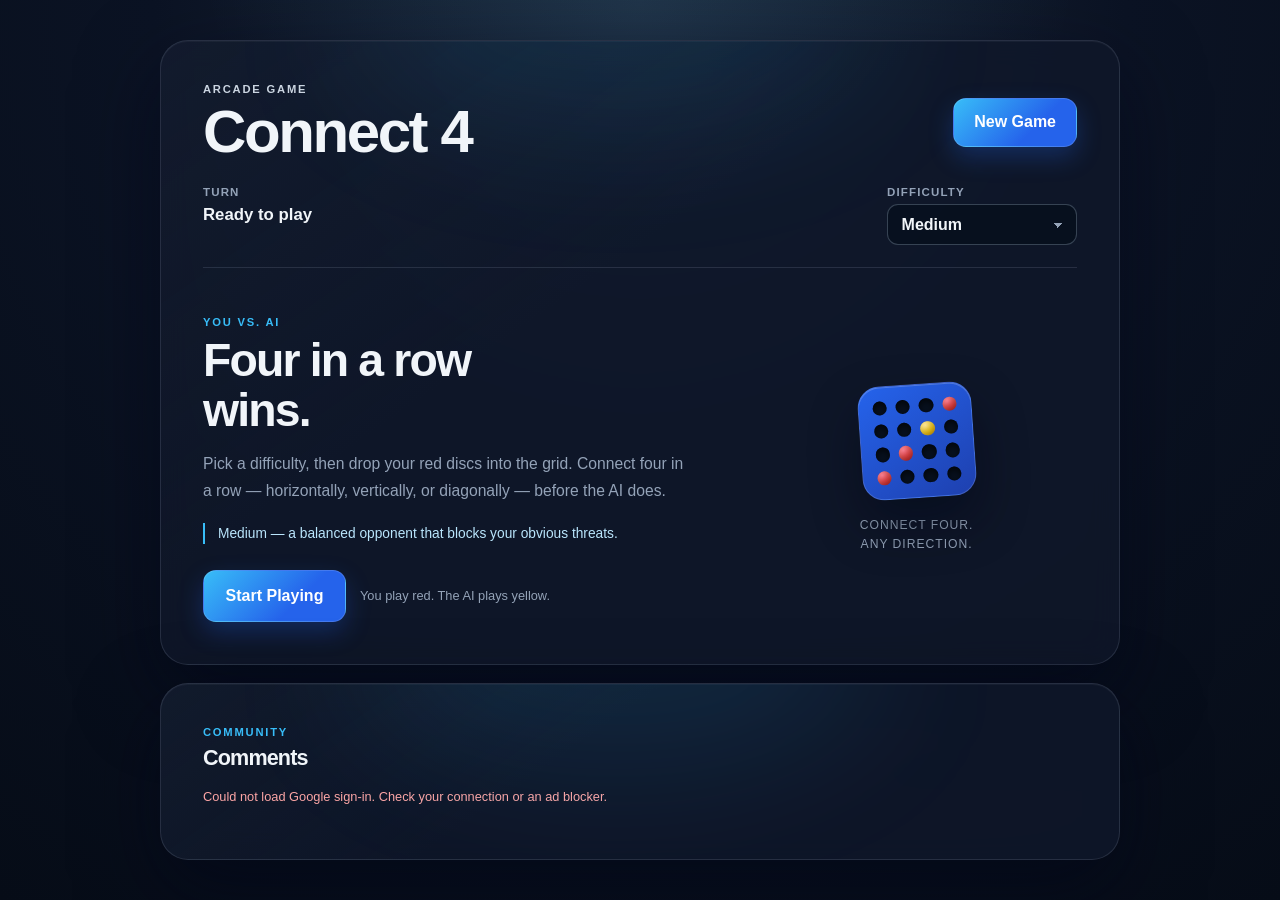
<file: index.html>
<!DOCTYPE html>
<html lang="en">
  <head>
    <meta charset="UTF-8" />
    <meta name="viewport" content="width=device-width, initial-scale=1.0" />
    <meta
      name="description"
      content="Play Connect 4 against an AI opponent on easy, medium, or hard difficulty."
    />
    <link
      rel="icon"
      href="data:image/svg+xml,%3Csvg xmlns='http://www.w3.org/2000/svg' viewBox='0 0 64 64'%3E%3Ccircle cx='32' cy='32' r='28' fill='%23ef4444'/%3E%3C/svg%3E"
    />
    <title>Connect 4 vs AI</title>
    <link rel="stylesheet" href="styles.css" />
    <link rel="stylesheet" href="comments.css" />
  </head>
  <body>
    <main class="app">
      <section class="panel" aria-labelledby="app-title">
        <header class="title-row">
          <div>
            <p class="eyebrow">Arcade game</p>
            <h1 id="app-title">Connect 4</h1>
          </div>
          <button id="new-game" class="primary-btn" type="button">
            New Game
          </button>
        </header>

        <div class="status-bar">
          <div class="status-item">
            <span class="label">Turn</span>
            <strong id="turn-indicator" aria-live="polite">Ready to play</strong>
          </div>

          <div class="status-item status-item--difficulty">
            <label class="label" for="difficulty">Difficulty</label>
            <select id="difficulty">
              <option value="easy">Easy</option>
              <option value="medium" selected>Medium</option>
              <option value="hard">Hard</option>
            </select>
          </div>
        </div>

        <!-- 开始界面：选择难度后，点击 New Game 或 Start Playing 进入棋盘。 -->
        <section
          id="start-screen"
          class="screen start-screen"
          aria-labelledby="start-title"
        >
          <div class="start-copy">
            <p class="eyebrow eyebrow--accent">You vs. AI</p>
            <h2 id="start-title">Four in a row wins.</h2>
            <p class="intro">
              Pick a difficulty, then drop your red discs into the grid. Connect
              four in a row &mdash; horizontally, vertically, or diagonally
              &mdash; before the AI does.
            </p>
            <p id="difficulty-note" class="difficulty-note">
              Medium &mdash; a balanced opponent that blocks your obvious
              threats.
            </p>
            <div class="start-actions">
              <button
                id="start-game"
                class="primary-btn primary-btn--large"
                type="button"
              >
                Start Playing
              </button>
              <span class="hint">You play red. The AI plays yellow.</span>
            </div>
          </div>

          <div class="start-visual" aria-hidden="true">
            <div class="mini-board">
              <span></span><span></span><span></span><span class="mini-red"></span>
              <span></span><span></span><span class="mini-yellow"></span><span></span>
              <span></span><span class="mini-red"></span><span></span><span></span>
              <span class="mini-red"></span><span></span><span></span><span></span>
            </div>
            <p class="mini-caption">Connect four.<br />Any direction.</p>
          </div>
        </section>

        <!-- 游戏界面：棋盘由 script.js 生成。 -->
        <section
          id="game-screen"
          class="screen game-screen"
          aria-label="Connect 4 game"
          hidden
        >
          <div class="legend" aria-hidden="true">
            <span class="legend-item">
              <span class="disc-dot disc-dot--red"></span>You
            </span>
            <span class="legend-item">
              <span class="disc-dot disc-dot--yellow"></span>AI
            </span>
          </div>

          <div class="board-wrap">
            <div id="board" class="board" aria-label="Connect 4 board"></div>
          </div>

          <p id="board-hint" class="board-hint">
            Choose a column to drop your disc. First to connect four wins.
          </p>
        </section>
      </section>

      <!-- 评论区：需要 Google 登录。后端在 api/ 目录，部署步骤见 COMMENTS-SETUP.md -->
      <section
        id="comments"
        class="panel comments-panel"
        aria-labelledby="comments-title"
      >
        <div class="comments-head">
          <div>
            <p class="eyebrow eyebrow--accent">Community</p>
            <h2 id="comments-title">Comments</h2>
          </div>
          <div class="comments-auth" data-auth></div>
        </div>

        <form id="comment-form" data-form hidden>
          <label class="label" for="comment-input">Leave a comment</label>
          <textarea
            id="comment-input"
            data-input
            maxlength="1000"
            required
            placeholder="Beat the AI? Share a tip or how you cracked Hard mode."
          ></textarea>
          <div class="comment-form-row">
            <span class="hint" data-count></span>
            <button class="primary-btn" type="submit">Post comment</button>
          </div>
        </form>

        <p class="comments-status" data-status role="status" aria-live="polite"></p>
        <ul class="comment-list" data-list></ul>
      </section>
    </main>

    <script src="script.js" defer></script>
    <script src="comment-section.js" defer></script>
  </body>
</html>
</file>
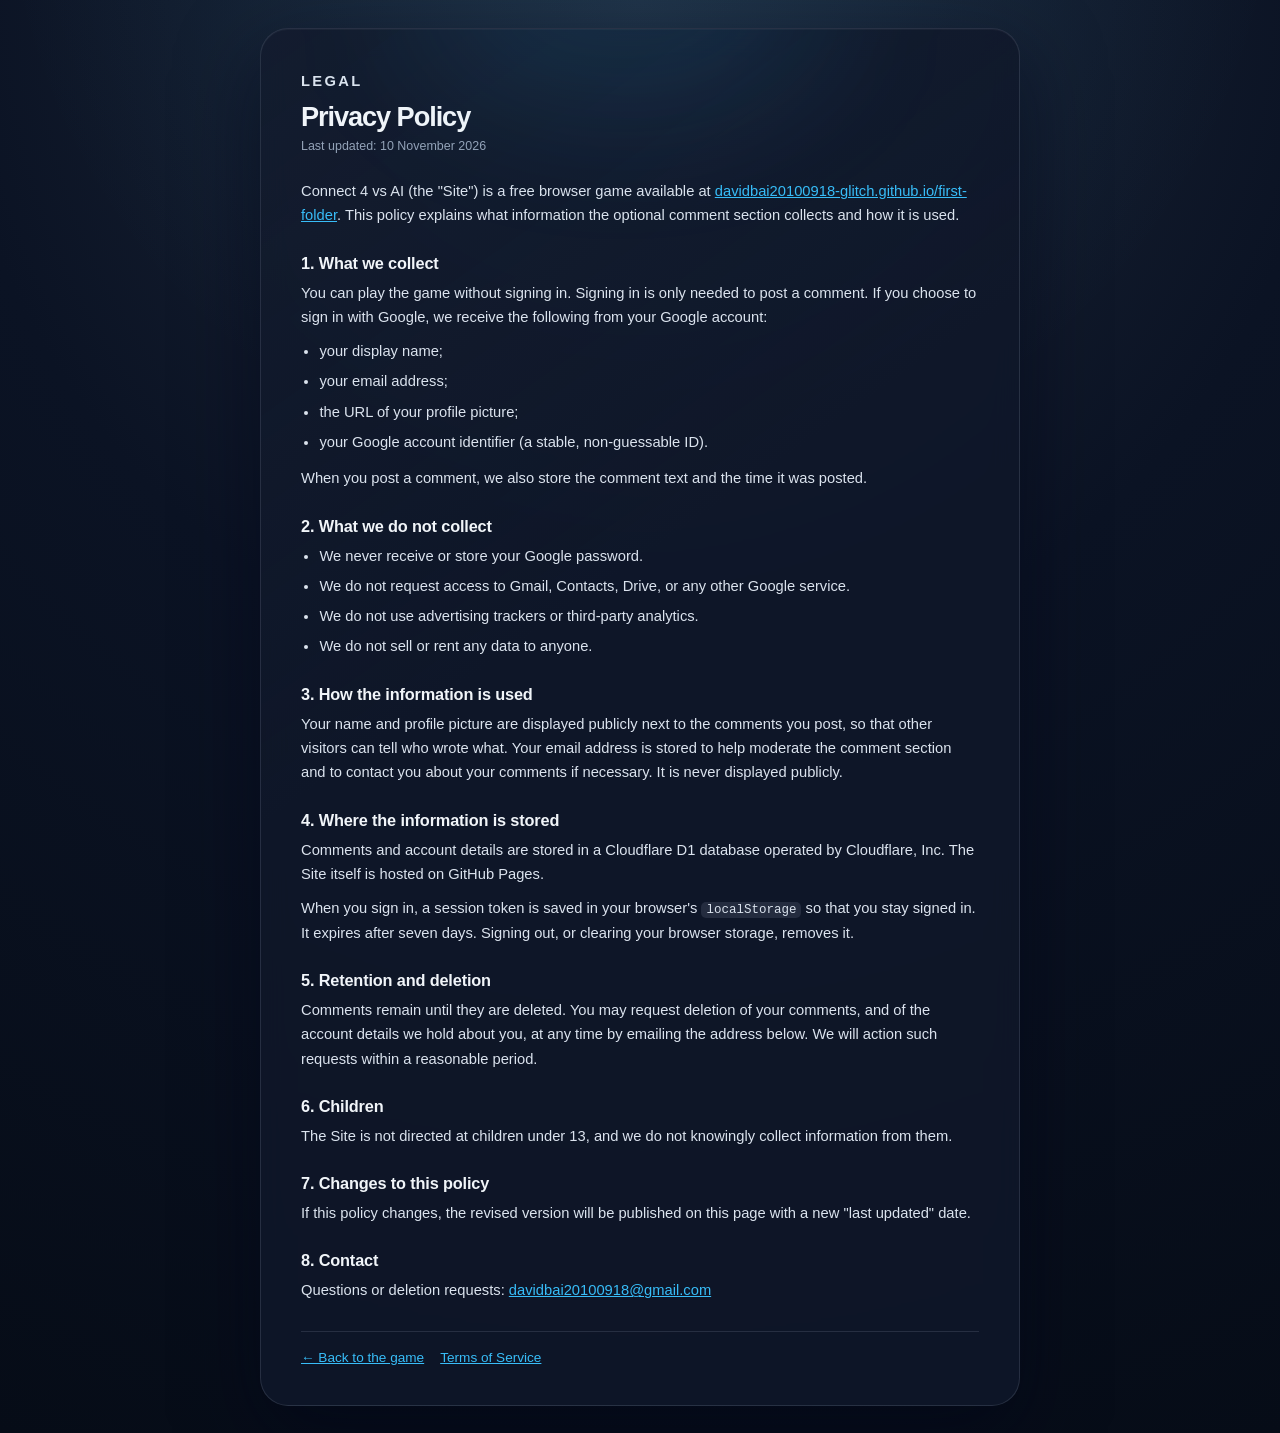
<file: privacy.html>
<!DOCTYPE html>
<html lang="en">
  <head>
    <meta charset="UTF-8" />
    <meta name="viewport" content="width=device-width, initial-scale=1.0" />
    <meta name="robots" content="index, follow" />
    <title>Privacy Policy — Connect 4 vs AI</title>
    <link rel="stylesheet" href="styles.css" />
    <style>
      .legal {
        width: min(94vw, 760px);
        margin: 0 auto;
      }
      .legal .panel {
        padding: clamp(22px, 4vw, 40px);
      }
      .legal h1 {
        font-size: 1.7rem;
        margin-bottom: 6px;
      }
      .legal h2 {
        font-size: 1.02rem;
        margin: 26px 0 8px;
        letter-spacing: -0.01em;
      }
      .legal p,
      .legal li {
        color: #dbe3ee;
        font-size: 0.92rem;
        line-height: 1.65;
      }
      .legal p {
        margin: 0 0 10px;
      }
      .legal ul {
        margin: 0 0 12px;
        padding-left: 1.15rem;
      }
      .legal li {
        margin-bottom: 6px;
      }
      .legal .updated {
        color: var(--muted);
        font-size: 0.78rem;
        margin-bottom: 22px;
      }
      .legal a {
        color: var(--accent);
      }
      .legal code {
        background: rgba(148, 163, 184, 0.16);
        border-radius: 5px;
        padding: 1px 5px;
        font-size: 0.85em;
      }
      .legal-nav {
        display: flex;
        flex-wrap: wrap;
        gap: 16px;
        margin-top: 28px;
        padding-top: 18px;
        border-top: 1px solid var(--panel-border);
        font-size: 0.85rem;
      }
    </style>
  </head>
  <body>
    <div class="legal">
      <section class="panel">
        <p class="eyebrow eyebrow--accent">Legal</p>
        <h1>Privacy Policy</h1>
        <p class="updated">Last updated: 10 November 2026</p>

        <p>
          Connect 4 vs AI (the "Site") is a free browser game available at
          <a href="https://davidbai20100918-glitch.github.io/first-folder/"
            >davidbai20100918-glitch.github.io/first-folder</a
          >. This policy explains what information the optional comment section
          collects and how it is used.
        </p>

        <h2>1. What we collect</h2>
        <p>
          You can play the game without signing in. Signing in is only needed to
          post a comment. If you choose to sign in with Google, we receive the
          following from your Google account:
        </p>
        <ul>
          <li>your display name;</li>
          <li>your email address;</li>
          <li>the URL of your profile picture;</li>
          <li>your Google account identifier (a stable, non-guessable ID).</li>
        </ul>
        <p>When you post a comment, we also store the comment text and the time it was posted.</p>

        <h2>2. What we do not collect</h2>
        <ul>
          <li>We never receive or store your Google password.</li>
          <li>We do not request access to Gmail, Contacts, Drive, or any other Google service.</li>
          <li>We do not use advertising trackers or third-party analytics.</li>
          <li>We do not sell or rent any data to anyone.</li>
        </ul>

        <h2>3. How the information is used</h2>
        <p>
          Your name and profile picture are displayed publicly next to the
          comments you post, so that other visitors can tell who wrote what. Your
          email address is stored to help moderate the comment section and to
          contact you about your comments if necessary. It is never displayed
          publicly.
        </p>

        <h2>4. Where the information is stored</h2>
        <p>
          Comments and account details are stored in a Cloudflare D1 database
          operated by Cloudflare, Inc. The Site itself is hosted on GitHub Pages.
        </p>
        <p>
          When you sign in, a session token is saved in your browser's
          <code>localStorage</code> so that you stay signed in. It expires after
          seven days. Signing out, or clearing your browser storage, removes it.
        </p>

        <h2>5. Retention and deletion</h2>
        <p>
          Comments remain until they are deleted. You may request deletion of
          your comments, and of the account details we hold about you, at any
          time by emailing the address below. We will action such requests
          within a reasonable period.
        </p>

        <h2>6. Children</h2>
        <p>
          The Site is not directed at children under 13, and we do not knowingly
          collect information from them.
        </p>

        <h2>7. Changes to this policy</h2>
        <p>
          If this policy changes, the revised version will be published on this
          page with a new "last updated" date.
        </p>

        <h2>8. Contact</h2>
        <p>
          Questions or deletion requests:
          <a href="mailto:davidbai20100918@gmail.com">davidbai20100918@gmail.com</a>
        </p>

        <nav class="legal-nav">
          <a href="index.html">← Back to the game</a>
          <a href="terms.html">Terms of Service</a>
        </nav>
      </section>
    </div>
  </body>
</html>
</file>
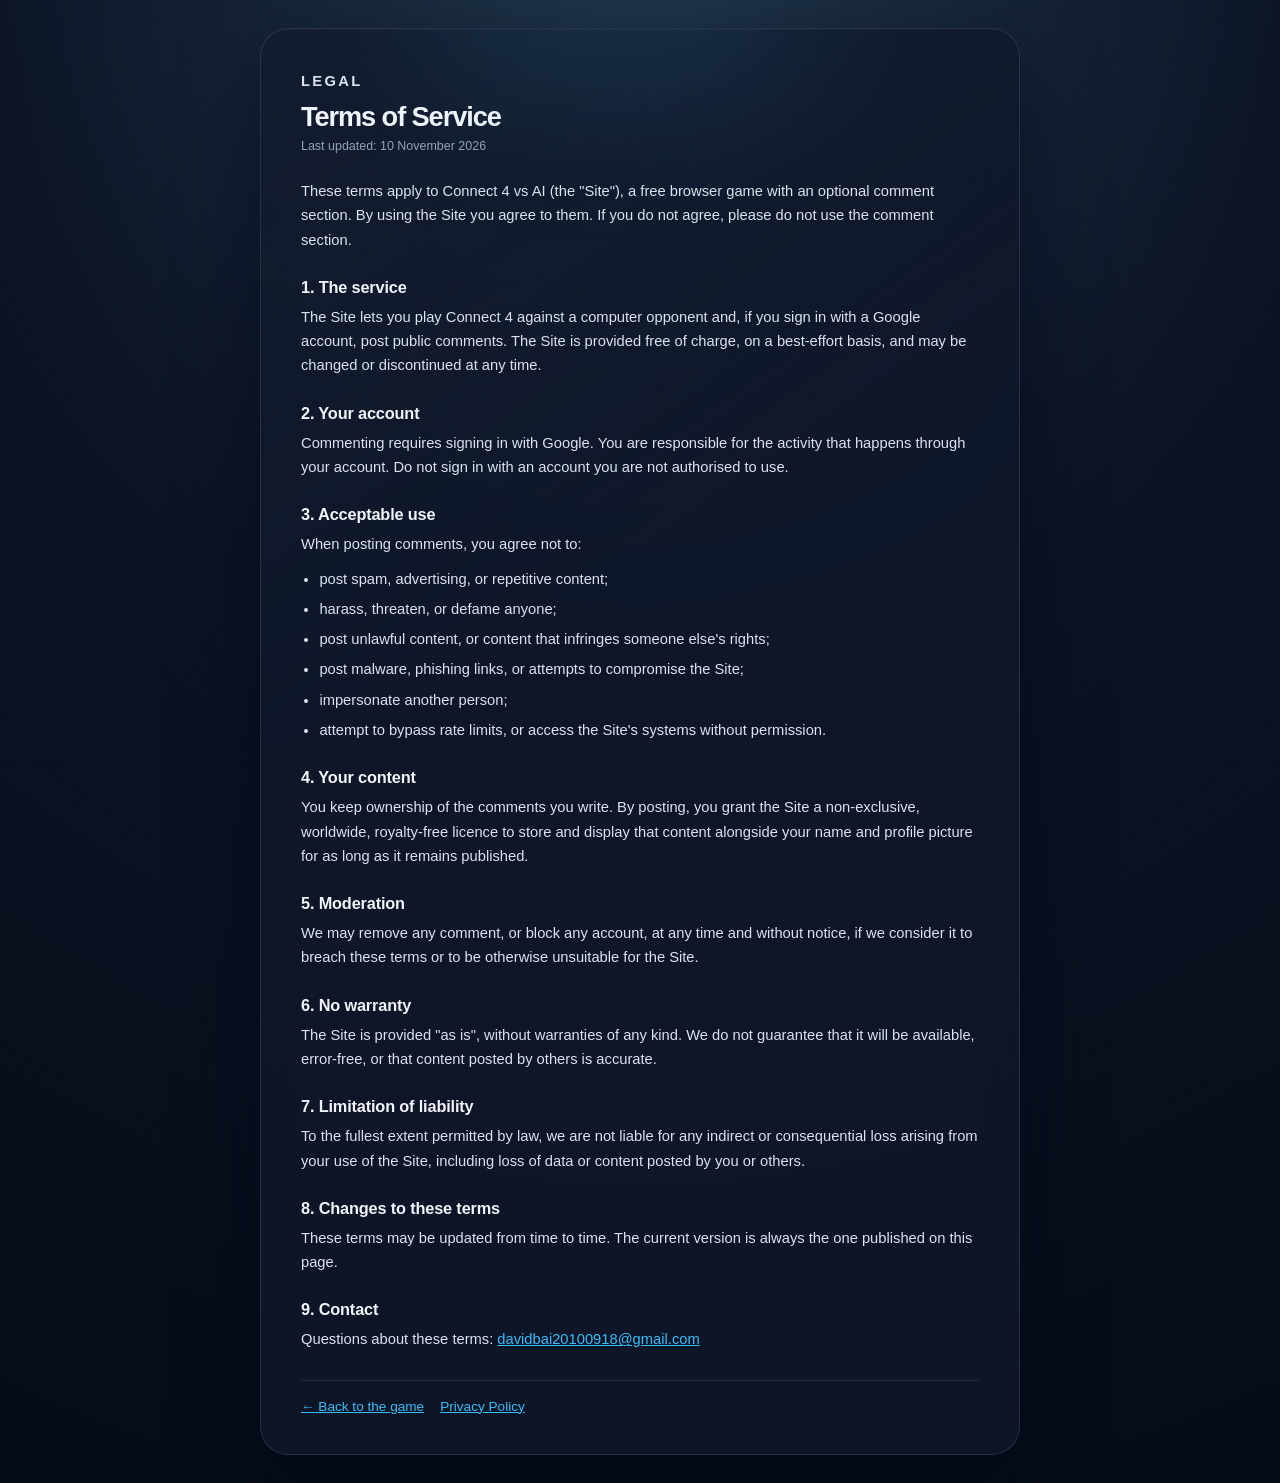
<file: terms.html>
<!DOCTYPE html>
<html lang="en">
  <head>
    <meta charset="UTF-8" />
    <meta name="viewport" content="width=device-width, initial-scale=1.0" />
    <meta name="robots" content="index, follow" />
    <title>Terms of Service — Connect 4 vs AI</title>
    <link rel="stylesheet" href="styles.css" />
    <style>
      .legal {
        width: min(94vw, 760px);
        margin: 0 auto;
      }
      .legal .panel {
        padding: clamp(22px, 4vw, 40px);
      }
      .legal h1 {
        font-size: 1.7rem;
        margin-bottom: 6px;
      }
      .legal h2 {
        font-size: 1.02rem;
        margin: 26px 0 8px;
        letter-spacing: -0.01em;
      }
      .legal p,
      .legal li {
        color: #dbe3ee;
        font-size: 0.92rem;
        line-height: 1.65;
      }
      .legal p {
        margin: 0 0 10px;
      }
      .legal ul {
        margin: 0 0 12px;
        padding-left: 1.15rem;
      }
      .legal li {
        margin-bottom: 6px;
      }
      .legal .updated {
        color: var(--muted);
        font-size: 0.78rem;
        margin-bottom: 22px;
      }
      .legal a {
        color: var(--accent);
      }
      .legal-nav {
        display: flex;
        flex-wrap: wrap;
        gap: 16px;
        margin-top: 28px;
        padding-top: 18px;
        border-top: 1px solid var(--panel-border);
        font-size: 0.85rem;
      }
    </style>
  </head>
  <body>
    <div class="legal">
      <section class="panel">
        <p class="eyebrow eyebrow--accent">Legal</p>
        <h1>Terms of Service</h1>
        <p class="updated">Last updated: 10 November 2026</p>

        <p>
          These terms apply to Connect 4 vs AI (the "Site"), a free browser game
          with an optional comment section. By using the Site you agree to them.
          If you do not agree, please do not use the comment section.
        </p>

        <h2>1. The service</h2>
        <p>
          The Site lets you play Connect 4 against a computer opponent and, if
          you sign in with a Google account, post public comments. The Site is
          provided free of charge, on a best-effort basis, and may be changed or
          discontinued at any time.
        </p>

        <h2>2. Your account</h2>
        <p>
          Commenting requires signing in with Google. You are responsible for the
          activity that happens through your account. Do not sign in with an
          account you are not authorised to use.
        </p>

        <h2>3. Acceptable use</h2>
        <p>When posting comments, you agree not to:</p>
        <ul>
          <li>post spam, advertising, or repetitive content;</li>
          <li>harass, threaten, or defame anyone;</li>
          <li>post unlawful content, or content that infringes someone else's rights;</li>
          <li>post malware, phishing links, or attempts to compromise the Site;</li>
          <li>impersonate another person;</li>
          <li>attempt to bypass rate limits, or access the Site's systems without permission.</li>
        </ul>

        <h2>4. Your content</h2>
        <p>
          You keep ownership of the comments you write. By posting, you grant the
          Site a non-exclusive, worldwide, royalty-free licence to store and
          display that content alongside your name and profile picture for as long
          as it remains published.
        </p>

        <h2>5. Moderation</h2>
        <p>
          We may remove any comment, or block any account, at any time and without
          notice, if we consider it to breach these terms or to be otherwise
          unsuitable for the Site.
        </p>

        <h2>6. No warranty</h2>
        <p>
          The Site is provided "as is", without warranties of any kind. We do not
          guarantee that it will be available, error-free, or that content posted
          by others is accurate.
        </p>

        <h2>7. Limitation of liability</h2>
        <p>
          To the fullest extent permitted by law, we are not liable for any
          indirect or consequential loss arising from your use of the Site,
          including loss of data or content posted by you or others.
        </p>

        <h2>8. Changes to these terms</h2>
        <p>
          These terms may be updated from time to time. The current version is
          always the one published on this page.
        </p>

        <h2>9. Contact</h2>
        <p>
          Questions about these terms:
          <a href="mailto:davidbai20100918@gmail.com">davidbai20100918@gmail.com</a>
        </p>

        <nav class="legal-nav">
          <a href="index.html">← Back to the game</a>
          <a href="privacy.html">Privacy Policy</a>
        </nav>
      </section>
    </div>
  </body>
</html>
</file>
<file: styles.css>
:root {
  --bg-deep: #060c17;
  --bg: #0b1324;
  --panel: rgba(15, 23, 42, 0.88);
  --panel-border: rgba(148, 163, 184, 0.18);
  --text: #f1f5f9;
  --muted: #94a3b8;
  --label: #cbd5e1;
  --accent: #38bdf8;
  --human: #ef4444;
  --ai: #facc15;
  --hole: #07101e;
  --board: #1d4ed8;
  --win-glow: rgba(255, 255, 255, 0.72);
}

* {
  box-sizing: border-box;
}

[hidden] {
  display: none !important;
}

html {
  color-scheme: dark;
}

body {
  min-height: 100vh;
  min-height: 100svh;
  margin: 0;
  padding: 28px 0;
  display: grid;
  place-items: center;
  font-family: "Segoe UI", "Helvetica Neue", Arial, sans-serif;
  background:
    radial-gradient(circle at 50% -10%, rgba(56, 189, 248, 0.1), transparent 38%),
    radial-gradient(circle at 50% 0%, #1e293b, var(--bg) 44%, var(--bg-deep));
  color: var(--text);
}

button,
select {
  font: inherit;
}

button {
  -webkit-tap-highlight-color: transparent;
}

.app {
  width: min(94vw, 960px);
}

.panel {
  position: relative;
  overflow: hidden;
  padding: clamp(22px, 4vw, 42px);
  border: 1px solid var(--panel-border);
  border-radius: 28px;
  background:
    linear-gradient(145deg, rgba(30, 41, 59, 0.24), transparent 42%),
    var(--panel);
  box-shadow:
    0 30px 80px rgba(2, 6, 23, 0.55),
    inset 0 1px 0 rgba(255, 255, 255, 0.04);
  backdrop-filter: blur(14px);
}

.panel::before {
  content: "";
  position: absolute;
  top: -140px;
  left: 20%;
  width: 55%;
  height: 220px;
  border-radius: 50%;
  background: rgba(56, 189, 248, 0.11);
  filter: blur(70px);
  pointer-events: none;
}

.title-row {
  position: relative;
  display: flex;
  align-items: center;
  justify-content: space-between;
  gap: 20px;
  margin-bottom: 24px;
}

.eyebrow {
  margin: 0 0 7px;
  color: var(--label);
  font-size: 0.7rem;
  font-weight: 700;
  letter-spacing: 0.16em;
  text-transform: uppercase;
}

.eyebrow--accent {
  color: var(--accent);
}

h1,
h2 {
  margin: 0;
  letter-spacing: -0.04em;
}

h1 {
  font-size: clamp(2.5rem, 6vw, 3.75rem);
  line-height: 1;
}

.primary-btn {
  flex: none;
  padding: 0.9rem 1.25rem;
  border: 1px solid rgba(255, 255, 255, 0.14);
  border-radius: 13px;
  background: linear-gradient(135deg, #38bdf8, #2563eb 65%);
  color: #fff;
  font-weight: 700;
  cursor: pointer;
  box-shadow: 0 10px 24px rgba(37, 99, 235, 0.28);
  transition:
    transform 0.16s ease,
    filter 0.16s ease,
    box-shadow 0.16s ease;
}

.primary-btn:hover {
  transform: translateY(-1px);
  filter: brightness(1.06);
  box-shadow: 0 13px 28px rgba(37, 99, 235, 0.36);
}

.primary-btn:active {
  transform: translateY(0);
}

.primary-btn:focus-visible,
select:focus-visible,
.column:focus-visible {
  outline: 3px solid rgba(125, 211, 252, 0.9);
  outline-offset: 3px;
}

.primary-btn--large {
  padding: 1rem 1.35rem;
}

.status-bar {
  position: relative;
  display: flex;
  align-items: flex-start;
  justify-content: space-between;
  gap: 24px;
  padding: 0 0 22px;
  border-bottom: 1px solid var(--panel-border);
}

.status-item {
  display: flex;
  flex-direction: column;
  gap: 6px;
  min-width: 0;
}

.status-item--difficulty {
  width: 190px;
}

.label {
  color: var(--muted);
  font-size: 0.72rem;
  font-weight: 700;
  letter-spacing: 0.1em;
  text-transform: uppercase;
}

#turn-indicator {
  min-height: 1.45em;
  font-size: 1.05rem;
  line-height: 1.35;
}

#turn-indicator.is-thinking {
  color: var(--accent);
}

select {
  width: 100%;
  appearance: none;
  padding: 0.7rem 2.35rem 0.7rem 0.85rem;
  border: 1px solid rgba(148, 163, 184, 0.34);
  border-radius: 11px;
  background-color: rgba(7, 16, 30, 0.82);
  background-image:
    linear-gradient(45deg, transparent 50%, #94a3b8 50%),
    linear-gradient(135deg, #94a3b8 50%, transparent 50%);
  background-position:
    calc(100% - 18px) calc(50% + 1px),
    calc(100% - 13px) calc(50% + 1px);
  background-repeat: no-repeat;
  background-size: 5px 5px, 5px 5px;
  color: var(--text);
  font-weight: 600;
  cursor: pointer;
  transition:
    border-color 0.16s ease,
    background-color 0.16s ease;
}

select:hover {
  border-color: rgba(125, 211, 252, 0.55);
  background-color: rgba(15, 23, 42, 0.95);
}

/* Landing screen */
.start-screen {
  display: grid;
  grid-template-columns: minmax(0, 1.2fr) minmax(230px, 0.8fr);
  gap: clamp(28px, 6vw, 72px);
  align-items: center;
  padding-top: clamp(28px, 5vw, 48px);
  animation: screen-in 0.35s ease both;
}

.start-copy h2 {
  max-width: 13ch;
  font-size: clamp(1.8rem, 4.5vw, 2.9rem);
  line-height: 1.08;
}

.intro {
  max-width: 56ch;
  margin: 16px 0 0;
  color: var(--muted);
  font-size: 0.98rem;
  line-height: 1.7;
}

.difficulty-note {
  margin: 18px 0 0;
  padding-left: 13px;
  border-left: 2px solid var(--accent);
  color: #bae6fd;
  font-size: 0.86rem;
  line-height: 1.55;
}

.start-actions {
  display: flex;
  flex-wrap: wrap;
  align-items: center;
  gap: 14px;
  margin-top: 26px;
}

.hint {
  color: var(--muted);
  font-size: 0.8rem;
}

.start-visual {
  display: flex;
  flex-direction: column;
  align-items: center;
  gap: 18px;
  justify-self: center;
}

.mini-board {
  display: grid;
  grid-template-columns: repeat(4, 1fr);
  gap: 9px;
  width: min(100%, 220px);
  padding: 14px;
  border: 1px solid rgba(255, 255, 255, 0.15);
  border-radius: 22px;
  background: linear-gradient(145deg, #2563eb, #1e40af);
  box-shadow:
    0 24px 50px rgba(2, 6, 23, 0.45),
    inset 0 1px 0 rgba(255, 255, 255, 0.2);
  transform: rotate(-4deg);
}

.mini-board span {
  aspect-ratio: 1;
  border-radius: 50%;
  background: var(--hole);
  box-shadow: inset 0 3px 6px rgba(0, 0, 0, 0.65);
}

.mini-board .mini-red {
  background: radial-gradient(circle at 35% 28%, #fb7185, #ef4444 50%, #b91c1c);
  box-shadow:
    inset -3px -4px 7px rgba(0, 0, 0, 0.24),
    inset 2px 3px 5px rgba(255, 255, 255, 0.18);
}

.mini-board .mini-yellow {
  background: radial-gradient(circle at 35% 28%, #fde68a, #facc15 52%, #ca8a04);
  box-shadow:
    inset -3px -4px 7px rgba(0, 0, 0, 0.22),
    inset 2px 3px 5px rgba(255, 255, 255, 0.22);
}

.mini-caption {
  margin: 0;
  color: var(--muted);
  font-size: 0.76rem;
  letter-spacing: 0.08em;
  line-height: 1.55;
  text-align: center;
  text-transform: uppercase;
}

/* Game screen */
.game-screen {
  padding-top: 22px;
  animation: screen-in 0.35s ease both;
}

.legend {
  display: flex;
  flex-wrap: wrap;
  gap: 18px;
  margin-bottom: 14px;
  color: var(--muted);
  font-size: 0.82rem;
}

.legend-item {
  display: inline-flex;
  align-items: center;
  gap: 7px;
}

.disc-dot {
  width: 10px;
  height: 10px;
  border-radius: 50%;
}

.disc-dot--red {
  background: var(--human);
  box-shadow: 0 0 10px rgba(239, 68, 68, 0.55);
}

.disc-dot--yellow {
  background: var(--ai);
  box-shadow: 0 0 10px rgba(250, 204, 21, 0.5);
}

.board-wrap {
  display: flex;
  justify-content: center;
}

.board {
  display: grid;
  grid-template-columns: repeat(7, minmax(0, 1fr));
  gap: clamp(5px, 1.2vw, 11px);
  width: min(100%, 660px);
  padding: clamp(10px, 1.9vw, 18px);
  border: 1px solid rgba(255, 255, 255, 0.16);
  border-radius: 23px;
  background:
    linear-gradient(145deg, rgba(255, 255, 255, 0.1), transparent 38%),
    linear-gradient(145deg, #2563eb, var(--board) 52%, #1e40af);
  box-shadow:
    0 26px 55px rgba(2, 6, 23, 0.42),
    inset 0 1px 0 rgba(255, 255, 255, 0.25);
}

.column {
  display: grid;
  grid-template-rows: repeat(6, auto);
  gap: clamp(5px, 1.2vw, 11px);
  min-width: 0;
  padding: 0;
  border: 0;
  border-radius: 999px;
  background: transparent;
  cursor: pointer;
  overflow: hidden;
  transition: background-color 0.16s ease;
}

.column:not(:disabled):hover {
  background-color: rgba(255, 255, 255, 0.1);
}

.column:disabled {
  cursor: default;
}

.slot {
  position: relative;
  width: 100%;
  aspect-ratio: 1;
  border-radius: 50%;
  background: var(--hole);
  box-shadow:
    inset 0 5px 9px rgba(0, 0, 0, 0.62),
    inset 0 -1px 2px rgba(255, 255, 255, 0.06);
}

.column:not(:disabled):hover .slot:not(.player-1):not(.player-2) {
  background: #12233b;
}

.disc {
  position: absolute;
  inset: 0;
  border-radius: 50%;
  opacity: 0;
  transform: translateY(-130%) scale(0.9);
}

.slot.player-1 .disc,
.slot.player-2 .disc {
  opacity: 1;
  transform: none;
}

.slot.player-1 .disc {
  background: radial-gradient(circle at 35% 28%, #fb7185, #ef4444 48%, #b91c1c);
  box-shadow:
    inset -5px -7px 10px rgba(0, 0, 0, 0.24),
    inset 4px 5px 8px rgba(255, 255, 255, 0.17),
    0 3px 8px rgba(0, 0, 0, 0.26);
}

.slot.player-2 .disc {
  background: radial-gradient(circle at 35% 28%, #fde68a, #facc15 50%, #ca8a04);
  box-shadow:
    inset -5px -7px 10px rgba(0, 0, 0, 0.22),
    inset 4px 5px 8px rgba(255, 255, 255, 0.2),
    0 3px 8px rgba(0, 0, 0, 0.24);
}

.slot.dropped .disc {
  animation: disc-drop 0.36s cubic-bezier(0.2, 0.8, 0.3, 1) both;
}

.slot.winning .disc {
  animation: winning-pulse 0.75s ease-in-out infinite alternate;
  box-shadow:
    0 0 0 3px var(--win-glow),
    0 0 24px var(--win-glow);
}

.board-hint {
  margin: 18px 0 0;
  color: var(--muted);
  font-size: 0.84rem;
  line-height: 1.5;
  text-align: center;
}

@keyframes disc-drop {
  0% {
    opacity: 0.45;
    transform: translateY(-430%) scale(0.94);
  }
  65% {
    opacity: 1;
    transform: translateY(3%) scale(1.03);
  }
  100% {
    opacity: 1;
    transform: translateY(0) scale(1);
  }
}

@keyframes winning-pulse {
  from {
    transform: scale(1);
  }
  to {
    transform: scale(1.08);
  }
}

@keyframes screen-in {
  from {
    opacity: 0;
    transform: translateY(8px);
  }
  to {
    opacity: 1;
    transform: translateY(0);
  }
}

/* 在较矮的笔记本屏幕上收紧上下留白，避免开始界面出现不必要的滚动。 */
@media (max-height: 760px) and (min-width: 621px) {
  body {
    padding: 10px 0;
  }

  .panel {
    padding-top: 24px;
    padding-bottom: 24px;
  }

  .start-screen {
    padding-top: 28px;
  }
}

@media (max-width: 760px) {
  .start-screen {
    grid-template-columns: 1fr;
    gap: 28px;
  }

  .start-visual {
    display: none;
  }

  .start-copy h2 {
    max-width: 18ch;
  }
}

@media (max-width: 620px) {
  body {
    padding: 12px 0;
  }

  .panel {
    padding: 20px 16px;
    border-radius: 21px;
  }

  .title-row {
    align-items: flex-start;
    margin-bottom: 20px;
  }

  .status-bar {
    gap: 14px;
  }

  .status-item--difficulty {
    width: 150px;
  }

  .board {
    border-radius: 16px;
  }

  .board-hint {
    margin-top: 14px;
  }
}

@media (max-width: 430px) {
  .title-row {
    flex-direction: column;
    gap: 16px;
  }

  .title-row .primary-btn {
    width: 100%;
  }

  .status-bar {
    flex-direction: column;
    gap: 14px;
  }

  .status-item--difficulty {
    width: 100%;
  }

  .start-actions {
    align-items: flex-start;
    flex-direction: column;
  }

  .start-actions .primary-btn {
    width: 100%;
  }
}

@media (prefers-reduced-motion: reduce) {
  *,
  *::before,
  *::after {
    scroll-behavior: auto !important;
    animation-duration: 0.01ms !important;
    animation-iteration-count: 1 !important;
    transition-duration: 0.01ms !important;
  }
}
</file>
<file: comments.css>
/* ------------------------------------------------------------------ *
 * Comment section
 * Reuses the tokens defined in styles.css so it matches the game panel.
 * ------------------------------------------------------------------ */

.comments-panel {
  margin-top: 18px;
}

.comments-head {
  display: flex;
  align-items: flex-end;
  justify-content: space-between;
  gap: 18px;
  margin-bottom: 18px;
}

.comments-head h2 {
  font-size: 1.35rem;
}

.comments-auth {
  display: flex;
  align-items: center;
  gap: 10px;
  min-height: 44px;
  flex: none;
}

.comments-user {
  display: flex;
  align-items: center;
  gap: 10px;
  padding: 5px 6px 5px 7px;
  border: 1px solid var(--panel-border);
  border-radius: 999px;
  background: rgba(2, 6, 23, 0.45);
}

.comments-user .avatar {
  width: 30px;
  height: 30px;
  border-radius: 50%;
  object-fit: cover;
  flex: none;
}

.comments-user .avatar--fallback {
  display: grid;
  place-items: center;
  background: rgba(56, 189, 248, 0.18);
  color: var(--accent);
  font-size: 0.78rem;
  font-weight: 800;
}

.comments-user .who-name {
  max-width: 16ch;
  overflow: hidden;
  text-overflow: ellipsis;
  white-space: nowrap;
  font-size: 0.85rem;
  font-weight: 600;
}

.comments-signout {
  padding: 0.42rem 0.75rem;
  border: 1px solid rgba(148, 163, 184, 0.34);
  border-radius: 999px;
  background: transparent;
  color: var(--label);
  font-size: 0.76rem;
  font-weight: 700;
  cursor: pointer;
  transition: border-color 0.15s ease, color 0.15s ease;
}

.comments-signout:hover {
  border-color: rgba(125, 211, 252, 0.55);
  color: var(--text);
}

#comment-form {
  display: grid;
  gap: 10px;
  margin-bottom: 20px;
}

#comment-input {
  width: 100%;
  min-height: 92px;
  padding: 0.8rem 0.9rem;
  border: 1px solid rgba(148, 163, 184, 0.34);
  border-radius: 13px;
  background: rgba(7, 16, 30, 0.82);
  color: var(--text);
  font: inherit;
  line-height: 1.5;
  resize: vertical;
}

#comment-input::placeholder {
  color: rgba(148, 163, 184, 0.7);
}

#comment-input:hover {
  border-color: rgba(125, 211, 252, 0.45);
}

#comment-input:focus-visible {
  outline: 3px solid rgba(125, 211, 252, 0.9);
  outline-offset: 2px;
}

.comment-form-row {
  display: flex;
  align-items: center;
  justify-content: space-between;
  gap: 14px;
}

.comment-form-row .primary-btn {
  padding: 0.72rem 1.1rem;
}

.comments-status {
  margin: 0 0 10px;
  min-height: 1.15rem;
  color: var(--muted);
  font-size: 0.8rem;
}

.comments-status--error {
  color: #fca5a5;
}

.comment-list {
  display: grid;
  gap: 12px;
  margin: 0;
  padding: 0;
  list-style: none;
}

.comment {
  display: grid;
  grid-template-columns: 34px minmax(0, 1fr);
  gap: 12px;
  padding: 12px 14px;
  border: 1px solid var(--panel-border);
  border-radius: 14px;
  background: rgba(2, 6, 23, 0.42);
}

.comment .avatar {
  width: 34px;
  height: 34px;
  border-radius: 50%;
  object-fit: cover;
}

.comment .avatar--fallback {
  display: grid;
  place-items: center;
  background: rgba(56, 189, 248, 0.18);
  color: var(--accent);
  font-size: 0.82rem;
  font-weight: 800;
}

.comment-meta {
  display: flex;
  align-items: baseline;
  flex-wrap: wrap;
  gap: 8px;
  margin-bottom: 4px;
}

.comment-meta strong {
  font-size: 0.86rem;
}

.comment-meta time {
  color: var(--muted);
  font-size: 0.72rem;
}

.comment-delete {
  margin-left: auto;
  padding: 0.1rem 0.45rem;
  border: 1px solid rgba(248, 113, 113, 0.35);
  border-radius: 999px;
  background: transparent;
  color: #fca5a5;
  font-size: 0.7rem;
  font-weight: 600;
  cursor: pointer;
  opacity: 0.75;
  transition: opacity 0.15s ease, border-color 0.15s ease;
}

.comment-delete:hover:not(:disabled) {
  opacity: 1;
  border-color: rgba(248, 113, 113, 0.7);
}

.comment-delete:disabled {
  opacity: 0.4;
  cursor: default;
}

.comment-body {
  margin: 0;
  color: #e2e8f0;
  font-size: 0.9rem;
  line-height: 1.55;
  white-space: pre-wrap;
  overflow-wrap: anywhere;
}

.comments-empty {
  margin: 0;
  padding: 6px 0;
  color: var(--muted);
  font-size: 0.85rem;
}

@media (max-width: 640px) {
  .comments-head {
    flex-direction: column;
    align-items: flex-start;
    gap: 12px;
  }

  .comments-user .who-name {
    max-width: 11ch;
  }
}
</file>
